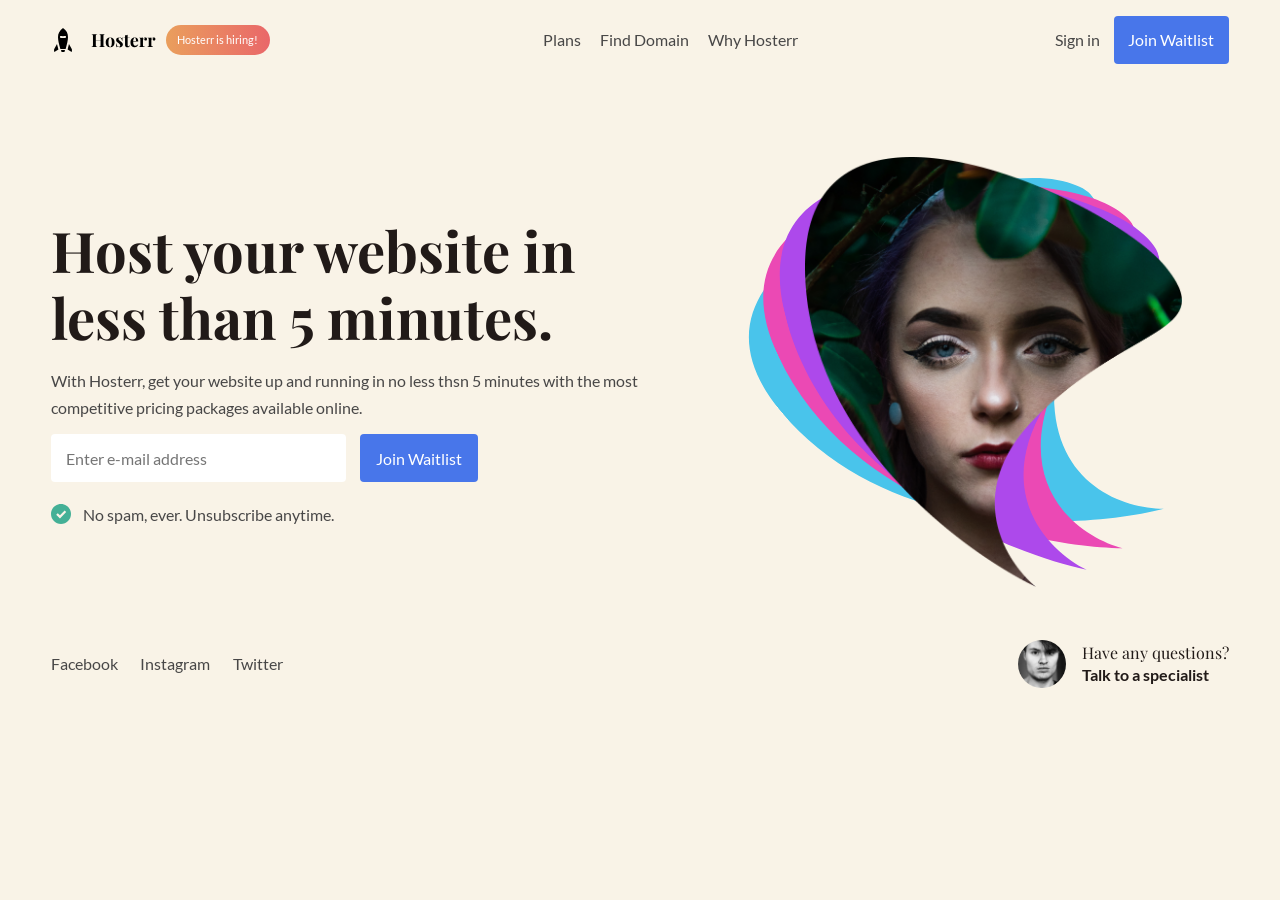
<file: index.html>
<!doctype html>
<html lang="en">
	<head>
		<meta charset="UTF-8" />
		<meta name="viewport" content="width=device-width, initial-scale=1.0" />
		<title>Hosterr | Landing Page</title>
        <link rel="stylesheet" href="style.css">
	</head>
	<body>
		<header class="header header--flex flex">
			<div class="header__logo header__logo--flex flex">
				<img class="header__logo__img" src="./Assets/Logo.svg" alt="Hosterr logo" />
				<p class="header__logo__news">Hosterr is hiring!</p>
			</div>

			<nav class="header__nav">
				<ul class="header__nav__list">
					<li class="header__nav__list__item">
						<a class="header__nav__list__item__link" href="#">Plans</a>
					</li>
					<li class="header__nav__list__item">
						<a class="header__nav__list__item__link" href="#">Find Domain</a>
					</li>
					<li class="header__nav__list__item">
						<a class="header__nav__list__item__link" href="#">Why Hosterr</a>
					</li>
				</ul>
			</nav>

			<div class="header__join">
				<p class="header__join__login"><a class="header__join__login" href="#">Sign in</a></p>
				<a class="header__join__waitlist btn" href="#">Join Waitlist</a>
			</div>

			<div class="header__hamburger">
				<img class="header__hamburger__img" src="./Assets/Hamburger Menu.svg" alt="hamburger menu" />
			</div>
		</header>

		<main class="main main--flex flex">
            <div class="main__hero main__hero--flex flex">
                <img class="main__hero__img" src="./Assets/Hero Image (Model).png" alt="hero image">
				<img class="main__hero__blue" src="./Assets/Blue Shape.svg" alt="blue">
				<img class="main__hero__pink" src="./Assets/Pink Shape.svg" alt="pink">
				<img class="main__hero__purple" src="./Assets/Purple Shape.svg" alt="purple">
            </div>

            <div class="main__content">
                <h1 class="main__content__title">Host your website in less than 5 minutes.</h1>
                <p class="main__content__copy">With Hosterr, get your website up and running in no less thsn 5 minutes with the most competitive pricing packages available online.</p>
                <form action="" class="main__content__form">
                    <input type="email" name="email" id="email" class="main__content__form__input" placeholder="Enter e-mail address">
                    <input type="submit" value="Join Waitlist" class="main__content__form__btn btn">
                </form>
                <ul class="main__content__guarantee">
                    <li class="main__content__guarantee__text">No spam, ever. Unsubscribe anytime.</li>
                </ul>
            </div>
        </main>
		<footer class="footer footer--flex flex container">
            <ul class="footer__socials">
                <li class="footer__socials__list"><a href="" class="footer__socials__list__link">Facebook</a></li>
                <li class="footer__socials__list"><a href="" class="footer__socials__list__link">Instagram</a></li>
                <li class="footer__socials__list"><a href="" class="footer__socials__list__link">Twitter</a></li>
            </ul>

            <div class="footer__helper footer__helper--flex flex">
                <img src="./Assets/Help Avatar.svg" alt="" class="footer__helper__avatar">
                <div class="footer__helper__text">
                    <p class="footer__helper__text__top">Have any questions?</p>
                    <p class="footer__helper__text__bottom">Talk to a specialist</p>
                </div>
            </div>
        </footer>
	</body>
</html>
</file>
<file: style.css>
/* 
VARIABLE KEYS
*/

:root {
	--clr-background: hsl(42, 59%, 94%);
	--clr-btn: hsl(223, 79%, 60%);
	--clr-gradient-red: hsl(359, 75%, 66%);
	--clr-gradient-yellow: hsl(28, 77%, 64%);
	--clr-text-body: hsl(0, 1%, 28%);
	--clr-text-bold: hsl(13, 16%, 11%);
	--clr-text-white: hsl(100, 100%, 100%);

	--fnt-fam-1: "Lato";
	--fnt-fam-2: "Playfair-Display";
	--fnt-wght-normal: 400;
	--fnt-wght-bold: 700;
}

/* 
FONT IMPORT
*/

/* ---- Lato - Bold ---- */
@font-face {
	font-family: "Lato";
	src: url(./Assets/Lato-Bold.ttf) format("truetype");
	font-display: swap;
	font-weight: 700;
	font-style: normal;
}

/* ---- Lato - Normal ---- */
@font-face {
	font-family: "Lato";
	src: url(./Assets/Lato-Regular.ttf) format("truetype");
	font-display: swap;
	font-weight: 400;
	font-style: normal;
}

/* ---- Playfair Display ---- */

@font-face {
	font-family: "Playfair-Display";
	src: url(./Assets/PlayfairDisplay-VariableFont_wght.ttf)
		format("truetype-variations");
	font-display: swap;
	font-weight: 1 999;
	font-style: normal;
}

/* 
CSS RESET
 */

/*
  1. Use a more-intuitive box-sizing model.
  2. Remove default margin
*/

*,
*::before,
*::after {
	box-sizing: border-box;
	margin: 0;
	padding: 0;
}

/*
  Typographic tweaks!
  3. Add accessible line-height
  4. Improve text rendering
*/
body {
	line-height: 1.7;
	-webkit-font-smoothing: antialiased;
}

/*
  5. Improve media defaults
*/
img,
picture,
video,
canvas,
svg {
	display: block;
	max-width: 100%;
}

/*
  6. Remove built-in form typography styles
*/
input,
button,
textarea,
select {
	font: inherit;
}

/*
  7. Avoid text overflows
*/
p,
h1,
h2,
h3,
h4,
h5,
h6 {
	overflow-wrap: break-word;
}

/*
  8. Remove underline from anchor links
*/

a,
a:visited,
a:active {
	text-decoration: none;
}

/* 
GLOBAL
*/

body {
	background-color: var(--clr-background);
	color: var(--clr-text-body);
	font-family: var(--fnt-fam-1);
}

a {
	color: var(--clr-text-body);
}

.flex {
	display: flex;
	flex-direction: column;
}

/* 
MOBILE VIEW
*/

/* ---- Layout ---- */

.header,
.main,
.footer {
	max-width: 1200px;
	width: 92%;
	margin: 0 auto;
}

.header {
	margin-top: 1em;
	margin-bottom: 5.5em;
}

.header__nav,
.header__join {
	display: none;
}

.header--flex,
.header__logo--flex {
	flex-direction: row;
	align-items: center;
}

.header--flex {
	justify-content: space-between;
}

.main__hero {
	height: 440px;
	margin-bottom: 3em;
	position: relative;
}

.main__hero--flex {
	align-items: center;
	justify-content: center;
}

.main__content {
	margin-bottom: 3em;
}

.main__content__form {
	margin-bottom: 0.58em;
}

.footer {
	margin-bottom: 3em;
}

.footer__socials {
	margin-bottom: 3em;
}

.footer__helper--flex {
	flex-direction: row;
	align-items: center;
}
/* ---- Typography ---- */

.header__logo__news {
	font-size: 0.7rem;
	color: var(--clr-text-white);
	background-image: linear-gradient(to left, var(--clr-gradient-red), var(--clr-gradient-yellow));
	padding: 0.45em 1em;
	border-radius: 15px;
}

.main__content__title {
	line-height: 1.2;
	margin-bottom: 0.3em;
	font-size: 3rem;
	font-size: 3.5rem;
	font-weight: var(--fnt-wght-bold);
	color: var(--clr-text-bold);
	font-family: var(--fnt-fam-2);
}

.main__content__copy {
	margin-bottom: 0.8em;
}

.main__content__guarantee__text {
	list-style: none;
	position: relative;
}

.header__nav__list__item__link:hover,
.footer__socials__list__link:hover,
.header__join__login:hover {
	color: var(--clr-btn);
}

.footer__socials__list {
	display: inline-block;
	margin-right: 1.2em;
}

.footer__helper__text__top,
.footer__helper__text__bottom {
	line-height: 1.4;
	color: var(--clr-text-bold);
}

.footer__helper__text__top {
	font-family: var(--fnt-fam-2);
}

.footer__helper__text__bottom {
	font-weight: var(--fnt-wght-bold);
}

/* ---- Assets ---- */

.header__logo__img {
	margin-right: 10px;
}

.header__hamburger__img {
	width: 37px;
	cursor: pointer;
}

.btn {
	color: var(--clr-text-white);
	background-color: var(--clr-btn);
	padding: 0.65em 0.9em;
	border-radius: 4px;
	transition-duration: 400ms 300ms;
	transition-property: background padding;
	cursor: pointer;
}

.btn:hover {
	background-color: var(--clr-text-body);
}

.btn:active {
	padding: .60em .7em;
	font-size: .9rem;
}

.main__hero__img,
.main__hero__blue,
.main__hero__pink,
.main__hero__purple {
	position: absolute;
	width: clamp(260px, 80%, 450px);
}

.main__hero__blue {
	z-index: 1;
	transform: rotate(-40deg);
}

.main__hero__pink {
	z-index: 2;
	transform: rotate(-25deg);
}

.main__hero__purple {
	z-index: 3;
	transform: rotate(-14deg);
}

.main__hero__img {
	z-index: 4;
}

input {
	display: block;
	width: 100%;
	padding: 0.65em 0.9em;
	outline: none;
	border: none;
	border-radius: 4px;
}

.main__content__form__input {
	margin-bottom: 0.6em;
}

.main__content__guarantee__text::before {
	content: "";
	background-image: url(./Assets/Checkmark.svg);
	background-size: contain;
	width: 20px;
	height: 20px;
	display: inline-block;
	position: relative;
	top: 0.2em;
	margin-right: 12px;
}

.footer__helper__avatar {
	width: 48px;
	margin-right: 1em;
}

/* 
TABLET VIEW - 700px
*/

@media (min-width: 700px) {
	input {
		display: inline-block;
	}

	.main__content__form__input {
		width: 50%;
		margin-right: 0.7em;
	}

	.main__content__form__btn {
		width: 20%;
	}

	.footer--flex {
		flex-direction: row;
		justify-content: space-between;
		align-items: center;
	}

	.footer__socials {
		margin-bottom: 0;
	}
}

/* 
DESKTOP VIEW - 1200px
*/

@media (min-width: 1200px) {
	/* ---- Layout ---- */

	.header__hamburger {
		display: none;
	}

	.header__join,
	.header__nav {
		display: block;
	}

	.main--flex  {
		flex-direction: row-reverse;
		justify-content: space-between;
		align-items: center;
	}

	.main__hero {
		width: 40%;
	}

	.main__content {
		width: 50%;
	}

	/* ---- Typography ---- */

	.header__nav__list__item {
		list-style: none;
		display: inline-block;
		margin-left: 1em;
	}

	.header__join__waitlist,
	.header__join__login {
		display: inline-block;
	}

	.header__join__waitlist {
		margin-left: .7em;
	}
}
</file>
